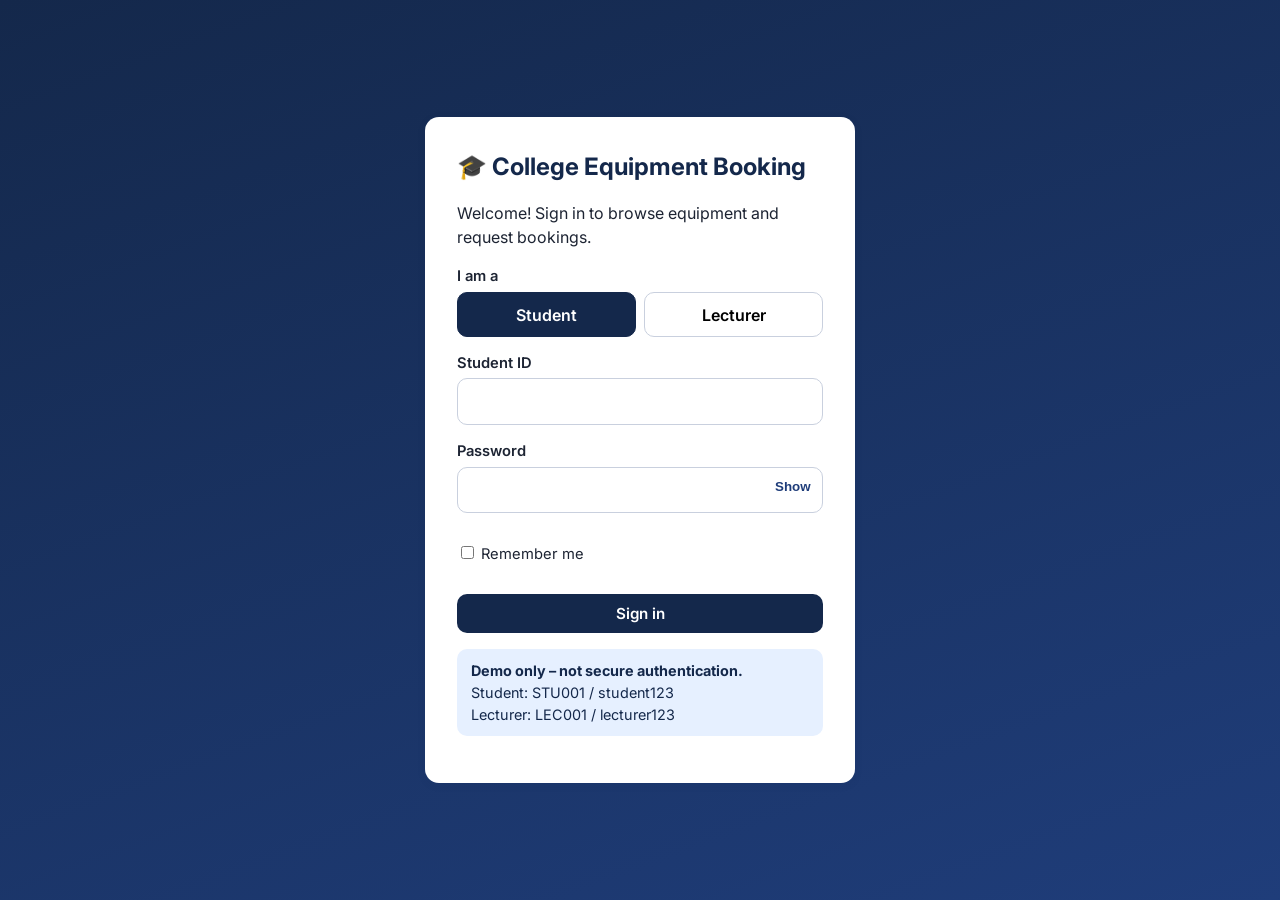
<file: PROTOTYPE-college-equipment-booking-system/index.html>
<!DOCTYPE html><html lang="en"><head><meta charset="UTF-8"><meta name="viewport" content="width=device-width,initial-scale=1"><title>Sign in | Equipment Booking</title><link href="https://fonts.googleapis.com/css2?family=Inter:wght@400;600;700&display=swap" rel="stylesheet"><link rel="stylesheet" href="css/style.css"><link rel="stylesheet" href="css/dashboard.css"><link rel="stylesheet" href="css/equipment.css"><link rel="stylesheet" href="css/booking.css"><link rel="stylesheet" href="css/responsive.css"></head>
<body data-page="login" data-root=""><div class="login"><div class="card"><h2>🎓 College Equipment Booking</h2><p>Welcome! Sign in to browse equipment and request bookings.</p>
<form id="form" novalidate><label>I am a</label><div class="seg"><button type="button" data-role="Student" class="on">Student</button><button type="button" data-role="Lecturer">Lecturer</button></div>
<label for="uid" id="lbl">Student ID</label><input id="uid" autocomplete="username"><label for="pw">Password</label><div class="pw"><input id="pw" type="password" autocomplete="current-password"><button type="button" id="show">Show</button></div>
<div class="err" id="err" role="alert"></div><label style="font-weight:400"><input type="checkbox" id="rem" style="width:auto"> Remember me</label><br><button class="btn" style="width:100%">Sign in</button></form>
<p class="note" style="margin-top:1rem"><b>Demo only – not secure authentication.</b><br>Student: STU001 / student123<br>Lecturer: LEC001 / lecturer123</p></div></div>
<script src="js/data.js"></script><script src="js/storage.js"></script><script src="js/app.js"></script><script src="js/dashboard.js"></script><script src="js/equipment.js"></script><script src="js/booking.js"></script><script src="js/profile.js"></script><script src="js/auth.js"></script></body></html>
</file>
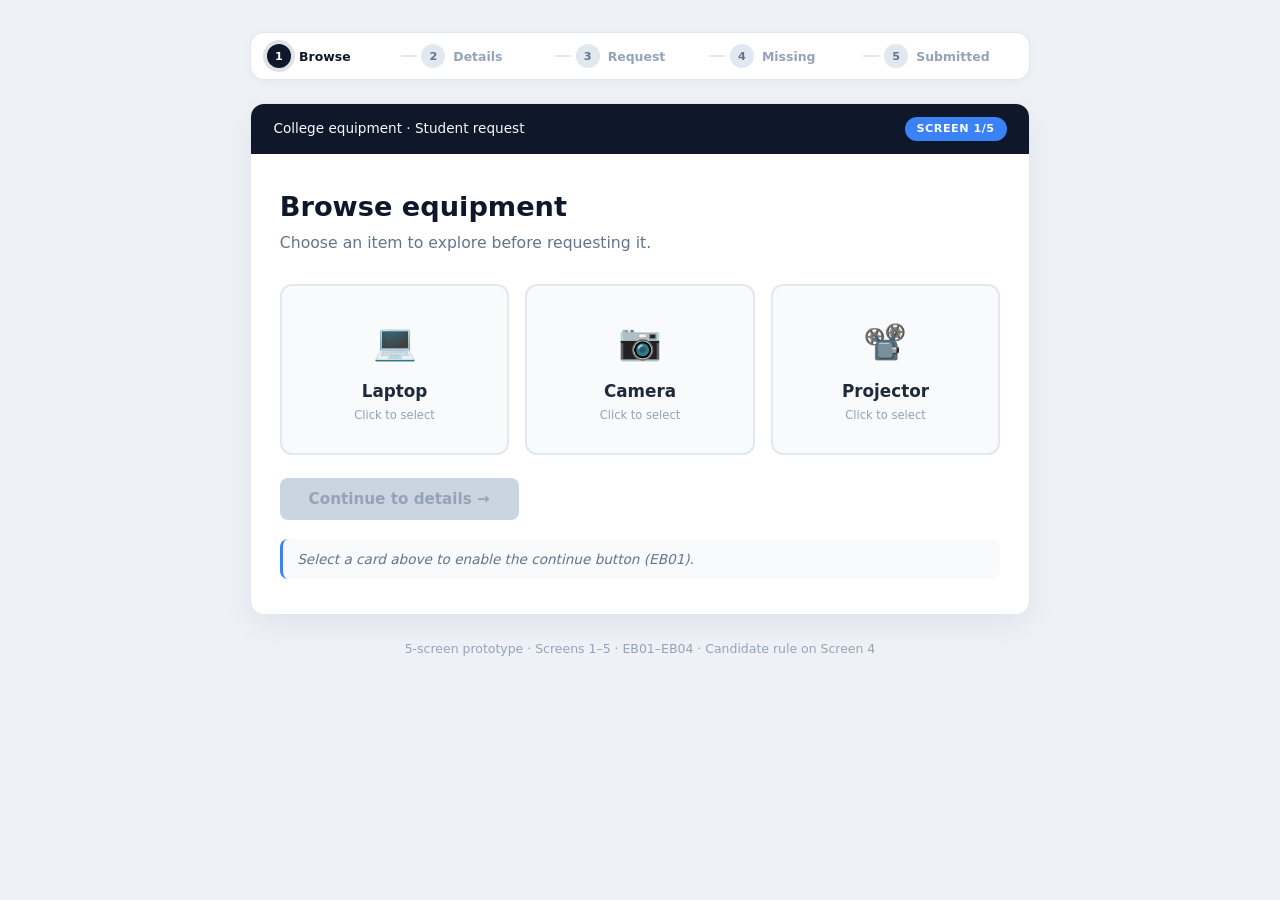
<file: booking.html>
<!DOCTYPE html>
<html lang="en">
<head>
<meta charset="UTF-8">
<meta name="viewport" content="width=device-width, initial-scale=1.0">
<title>Equipment Request · 5 Screens</title>
<style>
  * { margin: 0; padding: 0; box-sizing: border-box; }
  body {
    background: #eef2f7;
    font-family: 'Segoe UI', Roboto, system-ui, -apple-system, sans-serif;
    color: #1e293b;
    line-height: 1.55;
    min-height: 100vh;
    display: flex;
    align-items: flex-start;
    justify-content: center;
    padding: 2rem 1rem;
  }
  .app { width: 100%; max-width: 780px; margin: 0 auto; }

  /* ---- tracker ---- */
  .tracker {
    display: flex;
    align-items: center;
    margin-bottom: 1.4rem;
    background: #fff;
    border-radius: 14px;
    padding: 0.7rem 1rem;
    box-shadow: 0 2px 8px rgba(0,0,0,0.04);
    border: 1px solid #e2e8f0;
    overflow-x: auto;
  }
  .tracker-item {
    flex: 1;
    display: flex;
    align-items: center;
    gap: 0.5rem;
    font-size: 0.78rem;
    font-weight: 600;
    color: #94a3b8;
    white-space: nowrap;
  }
  .tracker-item .dot {
    width: 24px; height: 24px;
    border-radius: 50%;
    background: #e2e8f0;
    color: #64748b;
    display: flex; align-items: center; justify-content: center;
    font-size: 0.7rem; font-weight: 700;
    flex-shrink: 0;
    transition: all 0.2s;
  }
  .tracker-item.active { color: #0f172a; }
  .tracker-item.active .dot {
    background: #0f172a; color: #fff;
    box-shadow: 0 0 0 4px rgba(15,23,42,0.12);
  }
  .tracker-item.done { color: #166534; }
  .tracker-item.done .dot { background: #22c55e; color: #fff; }
  .tracker-line { width: 16px; height: 2px; background: #e2e8f0; margin: 0 0.3rem; flex-shrink: 0; }
  @media (max-width: 620px) {
    .tracker-item .label { display: none; }
  }

  /* ---- frame ---- */
  .frame {
    background: #fff;
    border-radius: 14px;
    border: 1px solid #e2e8f0;
    box-shadow: 0 10px 30px rgba(15,23,42,0.06);
    overflow: hidden;
  }
  .frame-header {
    background: #0f172a;
    color: #f8fafc;
    padding: 0.8rem 1.4rem;
    display: flex;
    justify-content: space-between;
    align-items: center;
    font-size: 0.85rem;
    font-weight: 500;
  }
  .frame-header .tag {
    background: #3b82f6;
    padding: 0.22rem 0.75rem;
    border-radius: 20px;
    font-size: 0.7rem;
    font-weight: 700;
    letter-spacing: 0.5px;
    text-transform: uppercase;
  }

  /* ---- screen ---- */
  .screen { display: none; padding: 2rem 1.8rem 2.2rem; }
  .screen.show { display: block; animation: slideIn 0.28s ease; }
  @keyframes slideIn {
    from { opacity: 0; transform: translateY(8px); }
    to   { opacity: 1; transform: translateY(0); }
  }
  .screen h2 { font-size: 1.7rem; font-weight: 600; color: #0f172a; margin-bottom: 0.2rem; }
  .screen .sub { font-size: 0.98rem; color: #64748b; margin-bottom: 1.8rem; }

  /* ---- cards ---- */
  .card-grid { display: grid; grid-template-columns: repeat(3, 1fr); gap: 1rem; margin-bottom: 1.4rem; }
  @media (max-width: 520px) { .card-grid { grid-template-columns: 1fr; } }
  .card {
    background: #f8fafc;
    border: 2px solid #e2e8f0;
    border-radius: 12px;
    padding: 1.8rem 0.8rem;
    text-align: center;
    cursor: pointer;
    transition: all 0.18s;
    user-select: none;
  }
  .card:hover { border-color: #3b82f6; background: #eff6ff; transform: translateY(-3px); box-shadow: 0 8px 20px rgba(59,130,246,0.12); }
  .card.picked { border-color: #2563eb; background: #eff6ff; box-shadow: 0 0 0 4px rgba(37,99,235,0.15); }
  .card .emoji { font-size: 2.2rem; display: block; margin-bottom: 0.5rem; }
  .card .name { font-weight: 700; font-size: 1.05rem; color: #1e293b; }
  .card .hint { font-size: 0.72rem; color: #94a3b8; margin-top: 0.2rem; }
  .card.picked .hint { color: #2563eb; font-weight: 600; }

  /* ---- details panel ---- */
  .details-panel {
    background: #f8fafc;
    border: 2px solid #e2e8f0;
    border-radius: 12px;
    padding: 1.4rem 1.5rem;
    margin: 1.2rem 0 1.8rem;
    display: flex;
    flex-direction: column;
    gap: 0.8rem;
  }
  .details-row { display: flex; gap: 1rem; font-size: 0.95rem; }
  .details-row .key { font-weight: 700; color: #475569; width: 120px; flex-shrink: 0; }
  .details-row .val { color: #0f172a; font-weight: 500; }
  .badge { display: inline-block; padding: 0.15rem 0.65rem; border-radius: 20px; font-size: 0.78rem; font-weight: 600; }
  .badge.green { background: #dcfce7; color: #166534; }
  .badge.amber { background: #fef3c7; color: #92400e; }

  /* ---- form ---- */
  .form-field { margin-bottom: 1.3rem; }
  .form-field label { display: block; font-size: 0.88rem; font-weight: 700; color: #334155; margin-bottom: 0.35rem; }
  .form-field label .req { color: #dc2626; margin-left: 2px; }
  .form-field input {
    width: 100%; max-width: 340px;
    padding: 0.75rem 1rem;
    border: 2px solid #e2e8f0;
    border-radius: 8px;
    font-size: 1rem; font-family: inherit; color: #0f172a;
    transition: border-color 0.15s, box-shadow 0.15s;
  }
  .form-field input:focus { outline: none; border-color: #3b82f6; box-shadow: 0 0 0 3px rgba(59,130,246,0.15); }
  .form-field input.invalid { border-color: #dc2626; background: #fef2f2; }
  .form-field input.invalid:focus { box-shadow: 0 0 0 3px rgba(220,38,38,0.15); }

  .error-msg {
    display: none;
    font-size: 0.82rem; color: #dc2626; font-weight: 600;
    margin-top: 0.3rem; align-items: center; gap: 0.3rem;
  }
  .error-msg.show { display: flex; }

  /* ---- warning box (screen 4) ---- */
  .warning-box {
    display: none;
    background: #fef2f2;
    border: 2px solid #fecaca;
    border-radius: 8px;
    padding: 0.75rem 1.1rem;
    color: #b91c1c;
    font-weight: 600;
    font-size: 0.92rem;
    margin-top: 0.5rem;
    max-width: 340px;
  }
  .warning-box.show { display: block; }

  /* ---- buttons ---- */
  .actions { display: flex; gap: 0.8rem; align-items: center; flex-wrap: wrap; margin-top: 0.8rem; }
  .btn {
    border: none;
    border-radius: 8px;
    padding: 0.75rem 1.8rem;
    font-size: 0.95rem;
    font-weight: 700;
    font-family: inherit;
    cursor: pointer;
    transition: all 0.15s;
    display: inline-flex;
    align-items: center;
    gap: 0.4rem;
  }
  .btn-primary { background: #0f172a; color: #fff; }
  .btn-primary:hover:not(:disabled) { background: #1e293b; transform: translateY(-1px); box-shadow: 0 4px 12px rgba(15,23,42,0.2); }
  .btn-primary:disabled { background: #cbd5e1; color: #94a3b8; cursor: not-allowed; }
  .btn-ghost { background: transparent; color: #475569; padding: 0.7rem 1.1rem; }
  .btn-ghost:hover { background: #f1f5f9; color: #0f172a; }

  /* ---- toast ---- */
  .toast {
    position: fixed;
    bottom: 1.8rem;
    left: 50%;
    transform: translateX(-50%) translateY(24px);
    background: #0f172a;
    color: #fff;
    padding: 0.8rem 1.8rem;
    border-radius: 10px;
    font-size: 0.92rem;
    font-weight: 600;
    box-shadow: 0 12px 32px rgba(0,0,0,0.25);
    opacity: 0;
    pointer-events: none;
    transition: all 0.3s cubic-bezier(0.34,1.56,0.64,1);
    z-index: 999;
    max-width: 90vw;
    text-align: center;
  }
  .toast.up { opacity: 1; transform: translateX(-50%) translateY(0); }
  .toast.good { background: #166534; }
  .toast.bad  { background: #b91c1c; }

  /* ---- summary ---- */
  .summary {
    background: #f1f5f9;
    border-radius: 10px;
    padding: 0.9rem 1.2rem;
    display: flex;
    align-items: center;
    gap: 0.8rem;
    margin-bottom: 1.6rem;
    border: 1px solid #e2e8f0;
  }
  .summary .emoji { font-size: 1.6rem; }
  .summary .info .k {
    font-size: 0.72rem; color: #64748b; font-weight: 600;
    text-transform: uppercase; letter-spacing: 0.5px;
  }
  .summary .info .v { font-size: 1rem; font-weight: 700; color: #0f172a; }

  /* ---- notes ---- */
  .note {
    font-size: 0.85rem; color: #64748b; font-style: italic;
    margin-top: 1.2rem; padding: 0.6rem 0.9rem;
    background: #f8fafc; border-radius: 8px;
    border-left: 3px solid #3b82f6;
  }
  .note.candidate {
    background: #fef9c3;
    border-left: 3px solid #eab308;
    color: #854d0e;
    font-style: italic;
    font-weight: 500;
  }

  /* ---- acknowledgement (screen 5) ---- */
  .ack-panel {
    background: #f0fdf4;
    border: 2px solid #bbf7d0;
    border-radius: 12px;
    padding: 1.4rem 1.6rem;
    display: flex;
    align-items: flex-start;
    gap: 0.9rem;
    margin: 1.2rem 0 1.6rem;
  }
  .ack-icon {
    background: #22c55e; color: #fff;
    width: 32px; height: 32px; border-radius: 50%;
    display: flex; align-items: center; justify-content: center;
    font-weight: 700; flex-shrink: 0;
  }
  .ack-text { font-size: 1.02rem; color: #166534; font-weight: 500; line-height: 1.5; }
  .ack-text strong { display: block; margin-top: 0.35rem; color: #14532d; }

  .footer-note { text-align: center; font-size: 0.78rem; color: #94a3b8; margin-top: 1.5rem; }
</style>
</head>
<body>

<div class="app">

  <!-- ================= TRACKER ================= -->
  <div class="tracker">
    <div class="tracker-item active" id="t1"><div class="dot">1</div><span class="label">Browse</span></div>
    <div class="tracker-line"></div>
    <div class="tracker-item" id="t2"><div class="dot">2</div><span class="label">Details</span></div>
    <div class="tracker-line"></div>
    <div class="tracker-item" id="t3"><div class="dot">3</div><span class="label">Request</span></div>
    <div class="tracker-line"></div>
    <div class="tracker-item" id="t4"><div class="dot">4</div><span class="label">Missing</span></div>
    <div class="tracker-line"></div>
    <div class="tracker-item" id="t5"><div class="dot">5</div><span class="label">Submitted</span></div>
  </div>

  <!-- ================= FRAME ================= -->
  <div class="frame">
    <div class="frame-header">
      <span>College equipment · Student request</span>
      <span class="tag" id="tag">SCREEN 1/5</span>
    </div>

    <!-- ---------- SCREEN 1 ---------- -->
    <div class="screen show" id="s1">
      <h2>Browse equipment</h2>
      <p class="sub">Choose an item to explore before requesting it.</p>
      <div class="card-grid">
        <div class="card" data-item="Laptop" onclick="pickItem(this)">
          <span class="emoji">💻</span><div class="name">Laptop</div><div class="hint">Click to select</div>
        </div>
        <div class="card" data-item="Camera" onclick="pickItem(this)">
          <span class="emoji">📷</span><div class="name">Camera</div><div class="hint">Click to select</div>
        </div>
        <div class="card" data-item="Projector" onclick="pickItem(this)">
          <span class="emoji">📽️</span><div class="name">Projector</div><div class="hint">Click to select</div>
        </div>
      </div>
      <div class="actions">
        <button class="btn btn-primary" id="next1" disabled onclick="goTo(2)">Continue to details →</button>
      </div>
      <p class="note">Select a card above to enable the continue button (EB01).</p>
    </div>

    <!-- ---------- SCREEN 2 ---------- -->
    <div class="screen" id="s2">
      <h2>Equipment details</h2>
      <p class="sub" id="s2Sub">Review the selected item before requesting.</p>
      <div class="details-panel">
        <div class="details-row"><span class="key">Item name</span><span class="val" id="dName">—</span></div>
        <div class="details-row"><span class="key">Availability</span><span class="val" id="dAvail">—</span></div>
        <div class="details-row"><span class="key">Notes</span><span class="val" style="font-weight:400; color:#475569;">Details remain limited in this prototype (EB02).</span></div>
      </div>
      <div class="actions">
        <button class="btn btn-primary" onclick="goTo(3)">Request this item →</button>
        <button class="btn btn-ghost" onclick="goTo(1)">← Back</button>
      </div>
    </div>

    <!-- ---------- SCREEN 3 ---------- -->
    <div class="screen" id="s3">
      <h2>Request equipment</h2>
      <p class="sub" id="s3Sub">Enter the dates you need the item.</p>
      <div class="summary">
        <span class="emoji" id="s3Emoji">💻</span>
        <div class="info"><div class="k">Selected item</div><div class="v" id="s3Name">—</div></div>
      </div>
      <div class="form-field">
        <label>Start date <span class="req">*</span></label>
        <input type="date" id="i3Start" />
        <div class="error-msg" id="e3Start">⚠️ Please enter a start date.</div>
      </div>
      <div class="form-field">
        <label>End date <span class="req">*</span></label>
        <input type="date" id="i3End" />
        <div class="error-msg" id="e3End">⚠️ Please enter an end date before continuing.</div>
      </div>
      <div class="actions">
        <button class="btn btn-primary" onclick="validateScreen3()">Continue</button>
        <button class="btn btn-ghost" onclick="goTo(2)">← Back</button>
      </div>
      <p class="note">This is a request, not an approval. It will be sent to staff for review (EB03).</p>
    </div>

    <!-- ---------- SCREEN 4 ---------- -->
    <div class="screen" id="s4">
      <h2>Request equipment</h2>
      <p class="sub" id="s4Sub">Enter the dates you need the item.</p>
      <div class="summary">
        <span class="emoji" id="s4Emoji">💻</span>
        <div class="info"><div class="k">Selected item</div><div class="v" id="s4Name">—</div></div>
      </div>
      <div class="form-field">
        <label>Start date <span class="req">*</span></label>
        <input type="date" id="i4Start" value="2024-11-03" />
      </div>
      <div class="form-field">
        <label>End date <span class="req">*</span></label>
        <input type="date" id="i4End" class="invalid" />
        <div class="warning-box show">⚠️ Please enter an end date.</div>
      </div>
      <div class="actions">
        <button class="btn btn-primary" onclick="goTo(5)">Continue</button>
        <button class="btn btn-ghost" onclick="goTo(3)">← Back</button>
      </div>
      <p class="note candidate">
        Candidate rule: must both dates be entered before submission?
        <br><span style="font-style:normal; color:#92400e;">Proposed validation — not an agreed business rule.</span>
      </p>
    </div>

    <!-- ---------- SCREEN 5 ---------- -->
    <div class="screen" id="s5">
      <h2>Request submitted</h2>
      <div class="ack-panel">
        <span class="ack-icon">✓</span>
        <p class="ack-text">
          Your request has been sent for staff review.
          <strong>This is not a confirmed booking.</strong>
        </p>
      </div>
      <div class="actions">
        <button class="btn btn-primary" onclick="resetAll()">Return to equipment list</button>
      </div>
      <p class="note">Screen 5 describes the <strong>request stage</strong> (EB04), not the later staff approval outcome.</p>
    </div>

  </div><!-- /frame -->

  <p class="footer-note">5-screen prototype · Screens 1–5 · EB01–EB04 · Candidate rule on Screen 4</p>
</div>

<div class="toast" id="toastBox"></div>

<script>
/* ============================================================
   STATE
   ============================================================ */
var state = {
  item: null,
  icons: { Laptop: '💻', Camera: '📷', Projector: '📽️' }
};

/* ============================================================
   DOM REFERENCES
   ============================================================ */
var screens = {
  1: document.getElementById('s1'),
  2: document.getElementById('s2'),
  3: document.getElementById('s3'),
  4: document.getElementById('s4'),
  5: document.getElementById('s5')
};

var tracks = {
  1: document.getElementById('t1'),
  2: document.getElementById('t2'),
  3: document.getElementById('t3'),
  4: document.getElementById('t4'),
  5: document.getElementById('t5')
};

var tag    = document.getElementById('tag');
var next1  = document.getElementById('next1');

var dName   = document.getElementById('dName');
var dAvail  = document.getElementById('dAvail');
var s2Sub   = document.getElementById('s2Sub');

var s3Sub   = document.getElementById('s3Sub');
var s3Emoji = document.getElementById('s3Emoji');
var s3Name  = document.getElementById('s3Name');
var i3Start = document.getElementById('i3Start');
var i3End   = document.getElementById('i3End');
var e3Start = document.getElementById('e3Start');
var e3End   = document.getElementById('e3End');

var s4Sub   = document.getElementById('s4Sub');
var s4Emoji = document.getElementById('s4Emoji');
var s4Name  = document.getElementById('s4Name');
var i4Start = document.getElementById('i4Start');
var i4End   = document.getElementById('i4End');

var toastBox = document.getElementById('toastBox');

/* ============================================================
   TOAST
   ============================================================ */
var toastTimer = null;
function toast(msg, type) {
  toastBox.textContent = msg;
  toastBox.className = 'toast ' + (type || '') + ' up';
  clearTimeout(toastTimer);
  toastTimer = setTimeout(function () {
    toastBox.classList.remove('up');
  }, 2800);
}

/* ============================================================
   TRACKER + SCREEN SWITCHER
   ============================================================ */
function updateTracker(active) {
  for (var n = 1; n <= 5; n++) {
    var el = tracks[n];
    el.classList.remove('active', 'done');
    if (n < active) el.classList.add('done');
    if (n === active) el.classList.add('active');
  }
}

function goTo(n) {
  // hide all
  for (var k = 1; k <= 5; k++) {
    screens[k].classList.remove('show');
  }
  // show target
  screens[n].classList.add('show');
  tag.textContent = 'SCREEN ' + n + '/5';
  updateTracker(n);

  // populate dynamic content when needed
  if (n === 2) populateScreen2();
  if (n === 3) populateScreen3();
  if (n === 4) populateScreen4();

  // focus + scroll
  window.scrollTo({ top: 0, behavior: 'smooth' });
  if (n === 3) setTimeout(function () { i3Start.focus(); }, 200);
}

/* ============================================================
   SCREEN 1 — PICK AN ITEM
   ============================================================ */
function pickItem(cardEl) {
  var item = cardEl.getAttribute('data-item');

  // clear all
  var allCards = document.querySelectorAll('.card');
  for (var i = 0; i < allCards.length; i++) {
    allCards[i].classList.remove('picked');
    allCards[i].querySelector('.hint').textContent = 'Click to select';
  }

  // mark chosen
  cardEl.classList.add('picked');
  cardEl.querySelector('.hint').textContent = '✓ Selected';

  state.item = item;
  next1.disabled = false;

  toast(item + ' selected — ready to continue.', 'good');
}

/* ============================================================
   SCREEN 2 — POPULATE DETAILS
   ============================================================ */
function populateScreen2() {
  if (!state.item) {
    // fallback if user lands here without a choice
    state.item = 'Laptop';
  }
  var item = state.item;
  s2Sub.textContent = 'Review the ' + item.toLowerCase() + ' before requesting.';
  dName.textContent = item;

  var availMap = {
    Laptop:    { text: 'Available · 3 units',                    cls: 'green' },
    Camera:    { text: 'Available · 1 unit',                     cls: 'green' },
    Projector: { text: 'Limited · 1 unit (booked 2–4 Nov)',      cls: 'amber' }
  };
  var a = availMap[item] || { text: 'Checking…', cls: 'green' };
  dAvail.innerHTML = '<span class="badge ' + a.cls + '">' + a.text + '</span>';
}

/* ============================================================
   SCREEN 3 — POPULATE + VALIDATE
   ============================================================ */
function populateScreen3() {
  if (!state.item) state.item = 'Laptop';
  var item = state.item;
  s3Emoji.textContent = state.icons[item] || '📦';
  s3Name.textContent  = item;
  s3Sub.textContent   = 'Enter the dates you need the ' + item.toLowerCase() + '.';
  // clear fields each time we enter screen 3 fresh
  i3Start.value = '';
  i3End.value = '';
  clearScreen3Errors();
}

function clearScreen3Errors() {
  i3Start.classList.remove('invalid');
  i3End.classList.remove('invalid');
  e3Start.classList.remove('show');
  e3End.classList.remove('show');
}

function validateScreen3() {
  clearScreen3Errors();
  var start = i3Start.value.trim();
  var end   = i3End.value.trim();
  var valid = true;

  if (!start) {
    i3Start.classList.add('invalid');
    e3Start.classList.add('show');
    valid = false;
  }
  if (!end) {
    i3End.classList.add('invalid');
    e3End.classList.add('show');
    valid = false;
  }

  // If both present but end before start
  if (start && end && end < start) {
    i3End.classList.add('invalid');
    e3End.textContent = '⚠️ End date cannot be before the start date.';
    e3End.classList.add('show');
    valid = false;
  } else {
    e3End.textContent = '⚠️ Please enter an end date before continuing.';
  }

  if (!valid) {
    toast('Please fix the highlighted fields.', 'bad');
    if (!start) i3Start.focus();
    else i3End.focus();
    return;
  }

  // success — proceed to Screen 4 (the missing-date / candidate state)
  toast('Dates captured — continuing.', 'good');
  goTo(4);
}

/* ============================================================
   SCREEN 4 — POPULATE (illustrative missing end date)
   ============================================================ */
function populateScreen4() {
  if (!state.item) state.item = 'Laptop';
  var item = state.item;
  s4Emoji.textContent = state.icons[item] || '📦';
  s4Name.textContent  = item;
  s4Sub.textContent   = 'Enter the dates you need the ' + item.toLowerCase() + '.';

  // illustrative dummy date, end left blank to demonstrate the candidate rule
  i4Start.value = '2024-11-03';
  i4End.value   = '';
  i4End.classList.add('invalid');
}

/* ============================================================
   RESET
   ============================================================ */
function resetAll() {
  state.item = null;

  // clear cards
  var allCards = document.querySelectorAll('.card');
  for (var i = 0; i < allCards.length; i++) {
    allCards[i].classList.remove('picked');
    allCards[i].querySelector('.hint').textContent = 'Click to select';
  }

  next1.disabled = true;

  // clear form fields
  i3Start.value = '';
  i3End.value = '';
  i4Start.value = '';
  i4End.value = '';
  clearScreen3Errors();

  goTo(1);
  toast('Demo reset — start again from Screen 1.', '');
}

/* ============================================================
   LIVE ERROR CLEARING ON SCREEN 3
   ============================================================ */
i3Start.addEventListener('input', function () {
  i3Start.classList.remove('invalid');
  e3Start.classList.remove('show');
});
i3End.addEventListener('input', function () {
  i3End.classList.remove('invalid');
  e3End.classList.remove('show');
});

/* ============================================================
   INIT — always start on Screen 1
   ============================================================ */
goTo(1);
</script>

</body>
</html>
</file>
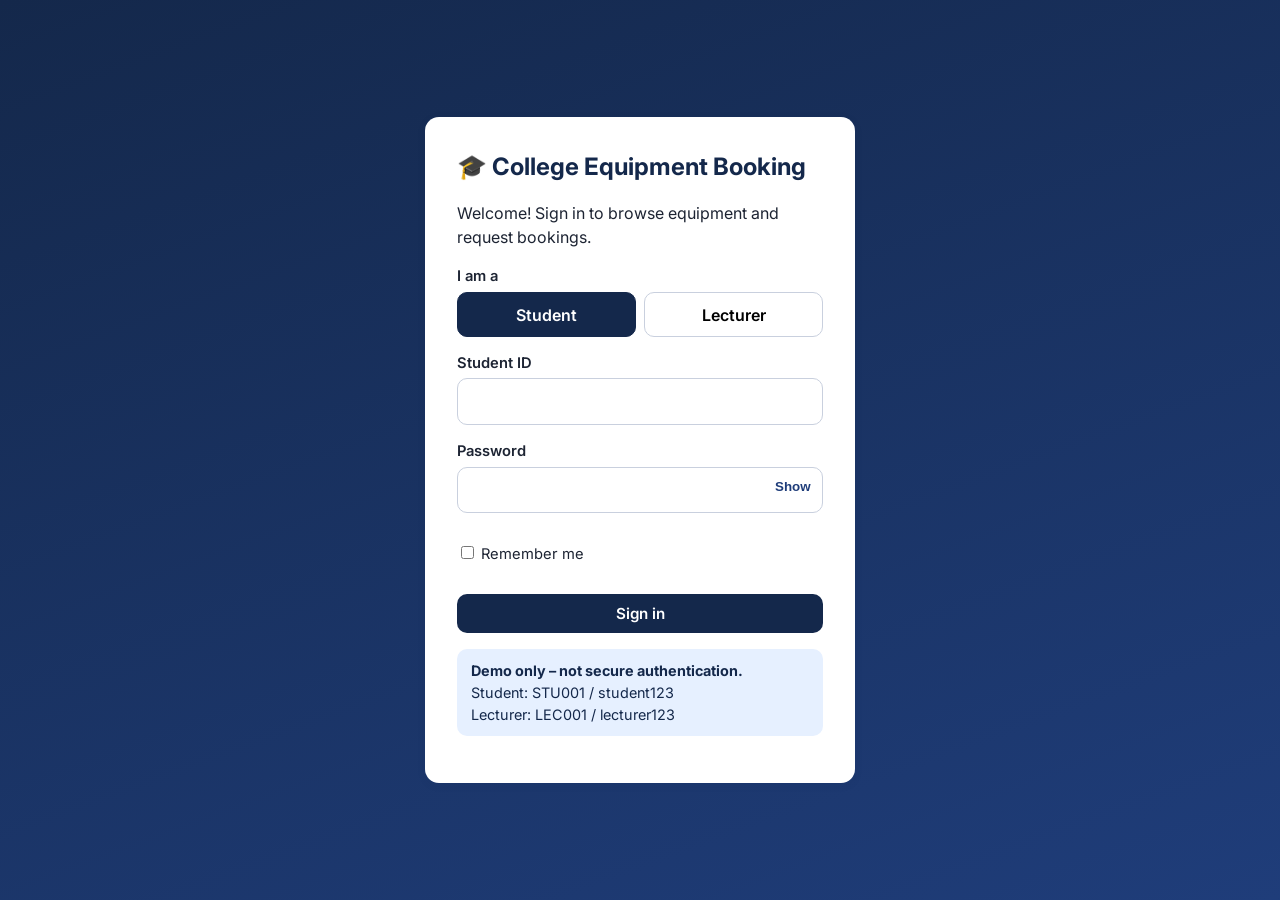
<file: PROTOTYPE-college-equipment-booking-system/pages/booking-details.html>
<!DOCTYPE html><html lang="en"><head><meta charset="UTF-8"><meta name="viewport" content="width=device-width,initial-scale=1"><title>booking-details | Equipment Booking</title><link href="https://fonts.googleapis.com/css2?family=Inter:wght@400;600;700&display=swap" rel="stylesheet"><link rel="stylesheet" href="../css/style.css"><link rel="stylesheet" href="../css/dashboard.css"><link rel="stylesheet" href="../css/equipment.css"><link rel="stylesheet" href="../css/booking.css"><link rel="stylesheet" href="../css/responsive.css"></head><body data-page="booking-details" data-root="../"><script src="../js/data.js"></script><script src="../js/storage.js"></script><script src="../js/app.js"></script><script src="../js/dashboard.js"></script><script src="../js/equipment.js"></script><script src="../js/booking.js"></script><script src="../js/profile.js"></script></body></html>
</file>
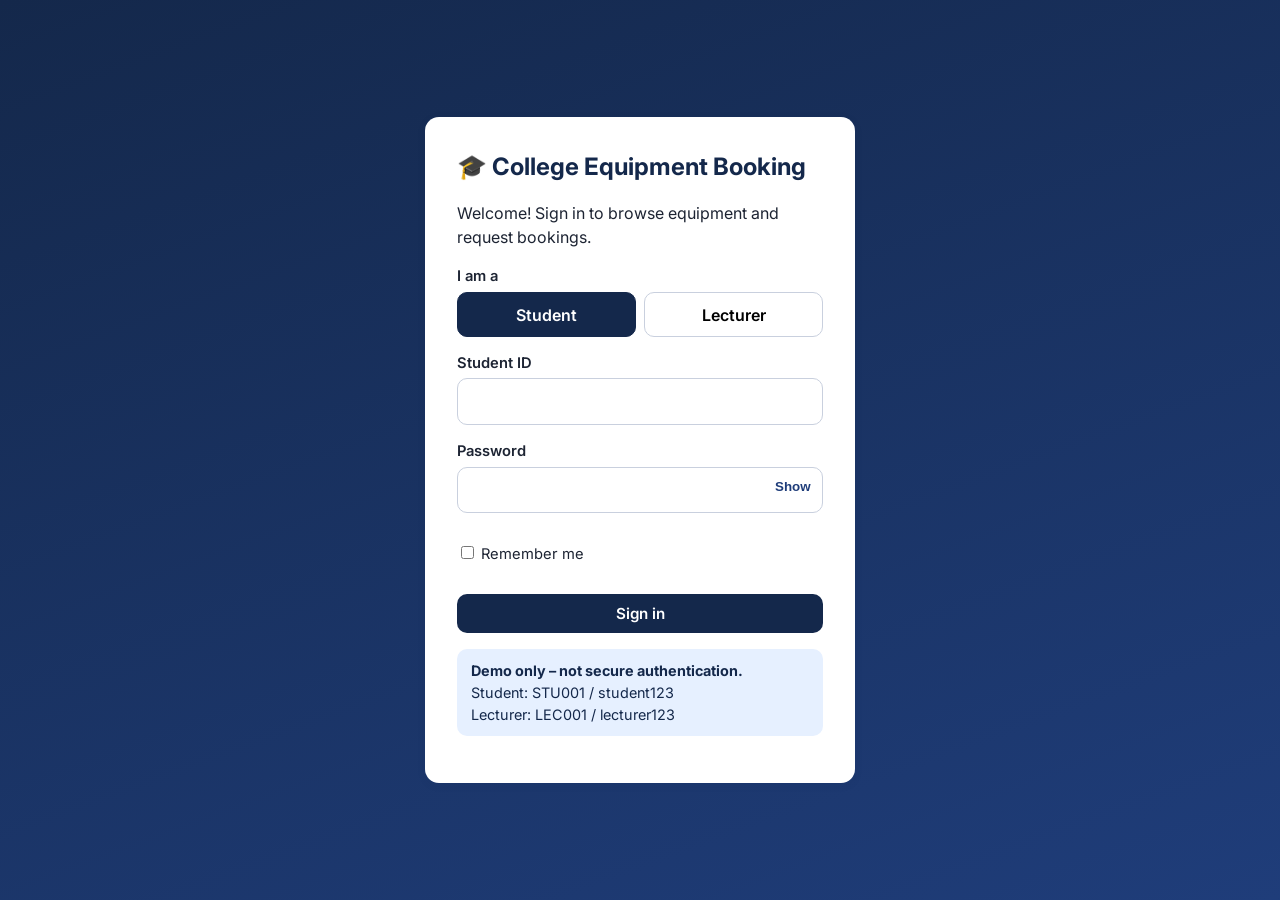
<file: PROTOTYPE-college-equipment-booking-system/pages/booking-request.html>
<!DOCTYPE html><html lang="en"><head><meta charset="UTF-8"><meta name="viewport" content="width=device-width,initial-scale=1"><title>booking-request | Equipment Booking</title><link href="https://fonts.googleapis.com/css2?family=Inter:wght@400;600;700&display=swap" rel="stylesheet"><link rel="stylesheet" href="../css/style.css"><link rel="stylesheet" href="../css/dashboard.css"><link rel="stylesheet" href="../css/equipment.css"><link rel="stylesheet" href="../css/booking.css"><link rel="stylesheet" href="../css/responsive.css"></head><body data-page="booking-request" data-root="../"><script src="../js/data.js"></script><script src="../js/storage.js"></script><script src="../js/app.js"></script><script src="../js/dashboard.js"></script><script src="../js/equipment.js"></script><script src="../js/booking.js"></script><script src="../js/profile.js"></script></body></html>
</file>
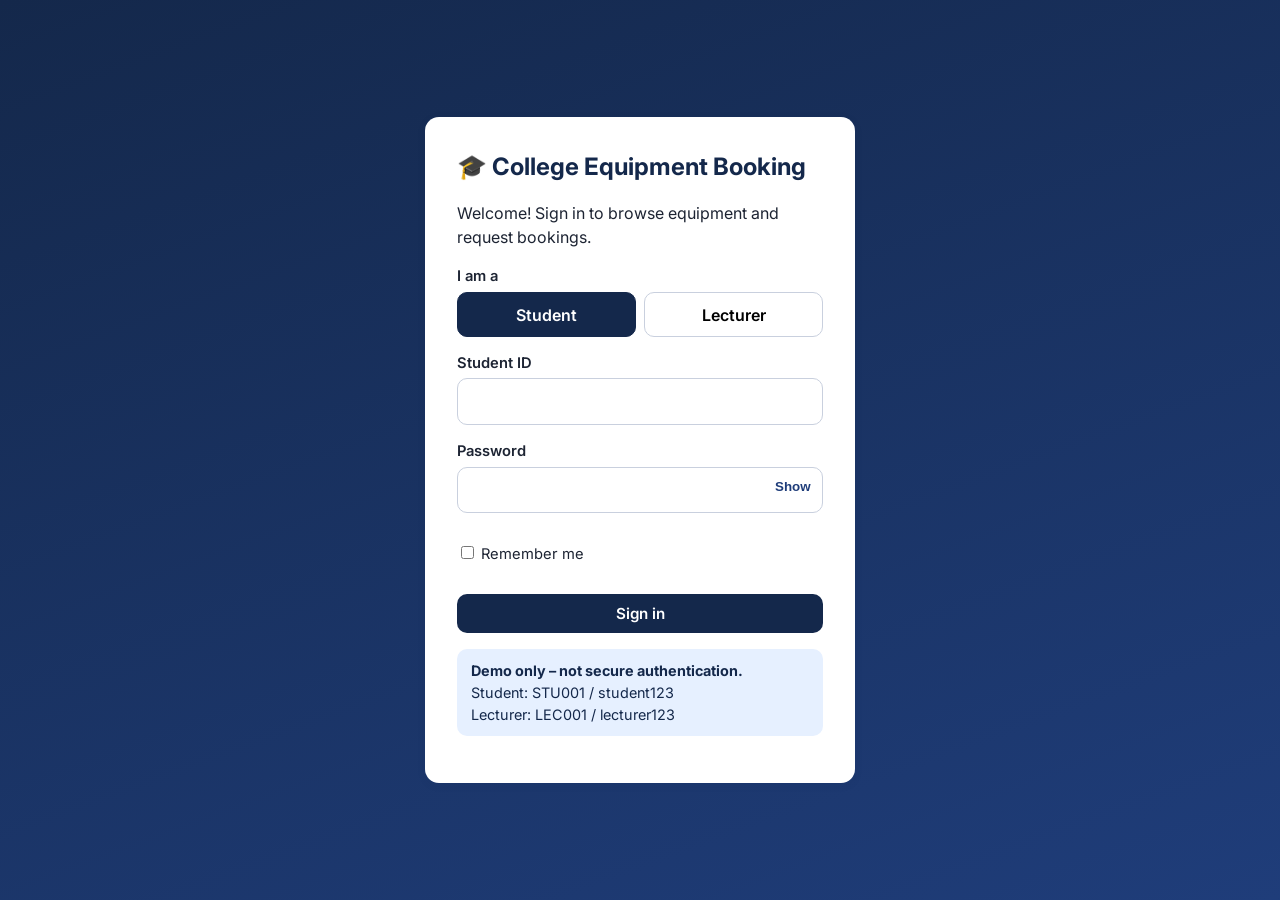
<file: PROTOTYPE-college-equipment-booking-system/pages/booking-success.html>
<!DOCTYPE html><html lang="en"><head><meta charset="UTF-8"><meta name="viewport" content="width=device-width,initial-scale=1"><title>booking-success | Equipment Booking</title><link href="https://fonts.googleapis.com/css2?family=Inter:wght@400;600;700&display=swap" rel="stylesheet"><link rel="stylesheet" href="../css/style.css"><link rel="stylesheet" href="../css/dashboard.css"><link rel="stylesheet" href="../css/equipment.css"><link rel="stylesheet" href="../css/booking.css"><link rel="stylesheet" href="../css/responsive.css"></head><body data-page="booking-success" data-root="../"><script src="../js/data.js"></script><script src="../js/storage.js"></script><script src="../js/app.js"></script><script src="../js/dashboard.js"></script><script src="../js/equipment.js"></script><script src="../js/booking.js"></script><script src="../js/profile.js"></script></body></html>
</file>
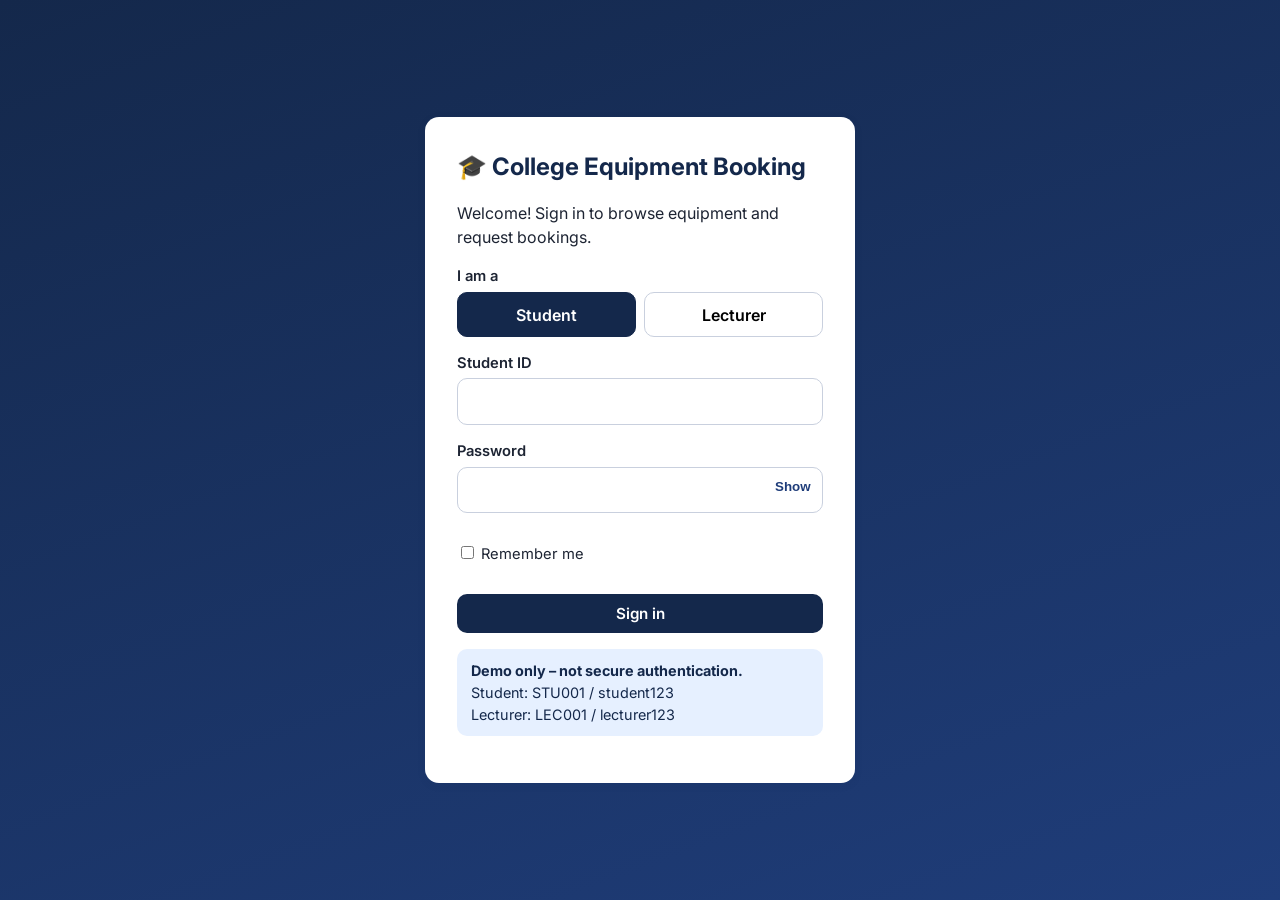
<file: PROTOTYPE-college-equipment-booking-system/pages/dashboard.html>
<!DOCTYPE html><html lang="en"><head><meta charset="UTF-8"><meta name="viewport" content="width=device-width,initial-scale=1"><title>dashboard | Equipment Booking</title><link href="https://fonts.googleapis.com/css2?family=Inter:wght@400;600;700&display=swap" rel="stylesheet"><link rel="stylesheet" href="../css/style.css"><link rel="stylesheet" href="../css/dashboard.css"><link rel="stylesheet" href="../css/equipment.css"><link rel="stylesheet" href="../css/booking.css"><link rel="stylesheet" href="../css/responsive.css"></head><body data-page="dashboard" data-root="../"><script src="../js/data.js"></script><script src="../js/storage.js"></script><script src="../js/app.js"></script><script src="../js/dashboard.js"></script><script src="../js/equipment.js"></script><script src="../js/booking.js"></script><script src="../js/profile.js"></script></body></html>
</file>
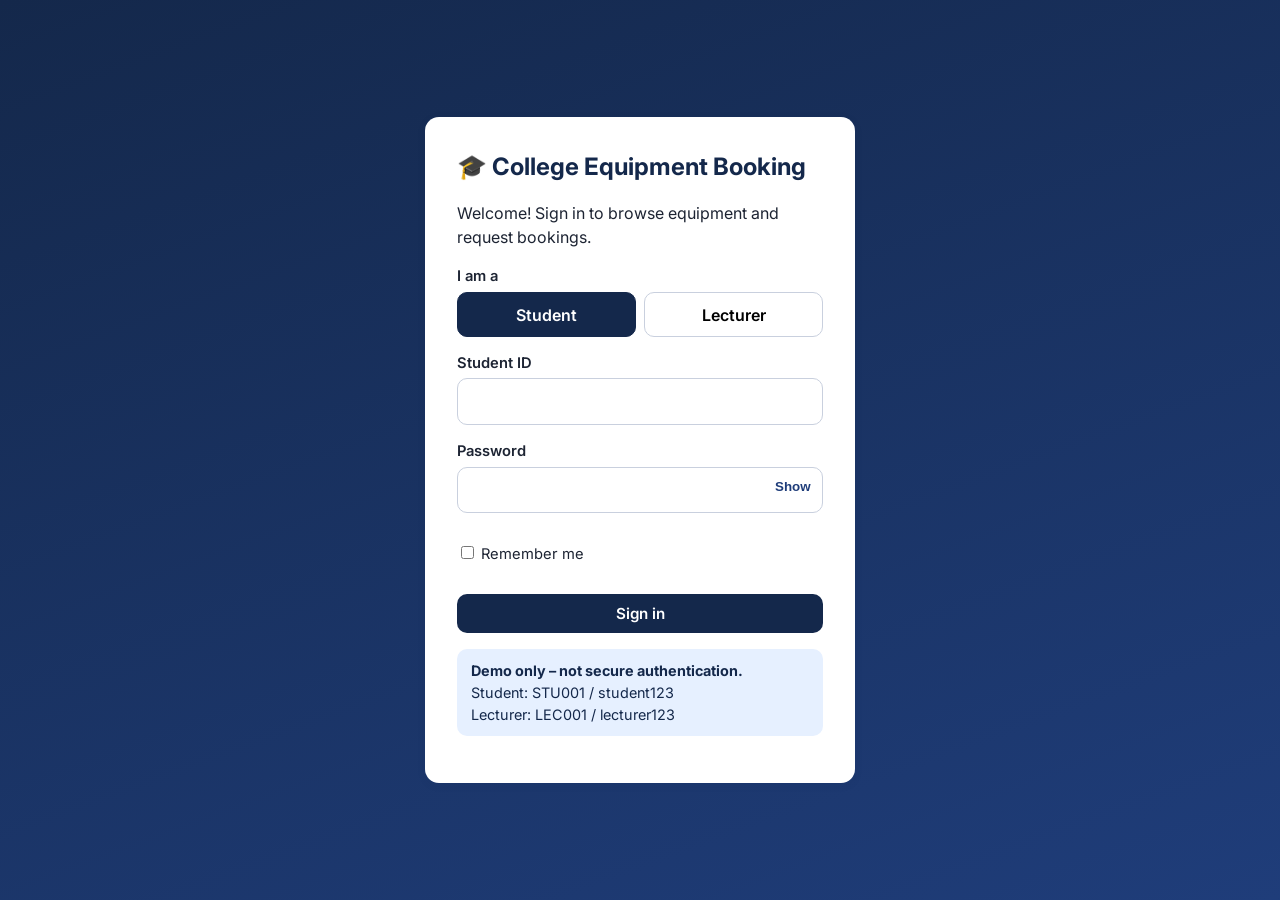
<file: PROTOTYPE-college-equipment-booking-system/pages/equipment-details.html>
<!DOCTYPE html><html lang="en"><head><meta charset="UTF-8"><meta name="viewport" content="width=device-width,initial-scale=1"><title>equipment-details | Equipment Booking</title><link href="https://fonts.googleapis.com/css2?family=Inter:wght@400;600;700&display=swap" rel="stylesheet"><link rel="stylesheet" href="../css/style.css"><link rel="stylesheet" href="../css/dashboard.css"><link rel="stylesheet" href="../css/equipment.css"><link rel="stylesheet" href="../css/booking.css"><link rel="stylesheet" href="../css/responsive.css"></head><body data-page="equipment-details" data-root="../"><script src="../js/data.js"></script><script src="../js/storage.js"></script><script src="../js/app.js"></script><script src="../js/dashboard.js"></script><script src="../js/equipment.js"></script><script src="../js/booking.js"></script><script src="../js/profile.js"></script></body></html>
</file>
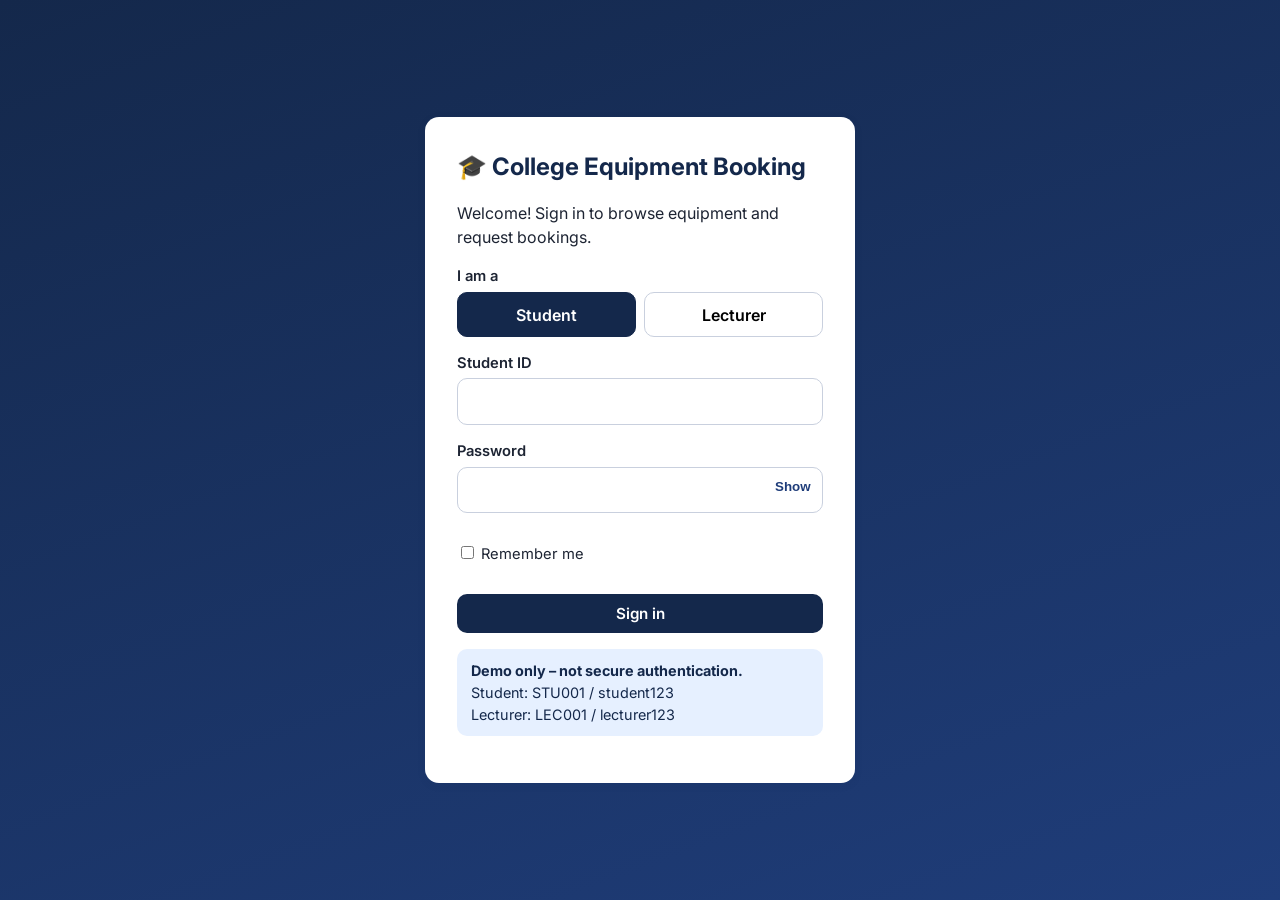
<file: PROTOTYPE-college-equipment-booking-system/pages/equipment.html>
<!DOCTYPE html><html lang="en"><head><meta charset="UTF-8"><meta name="viewport" content="width=device-width,initial-scale=1"><title>equipment | Equipment Booking</title><link href="https://fonts.googleapis.com/css2?family=Inter:wght@400;600;700&display=swap" rel="stylesheet"><link rel="stylesheet" href="../css/style.css"><link rel="stylesheet" href="../css/dashboard.css"><link rel="stylesheet" href="../css/equipment.css"><link rel="stylesheet" href="../css/booking.css"><link rel="stylesheet" href="../css/responsive.css"></head><body data-page="equipment" data-root="../"><script src="../js/data.js"></script><script src="../js/storage.js"></script><script src="../js/app.js"></script><script src="../js/dashboard.js"></script><script src="../js/equipment.js"></script><script src="../js/booking.js"></script><script src="../js/profile.js"></script></body></html>
</file>
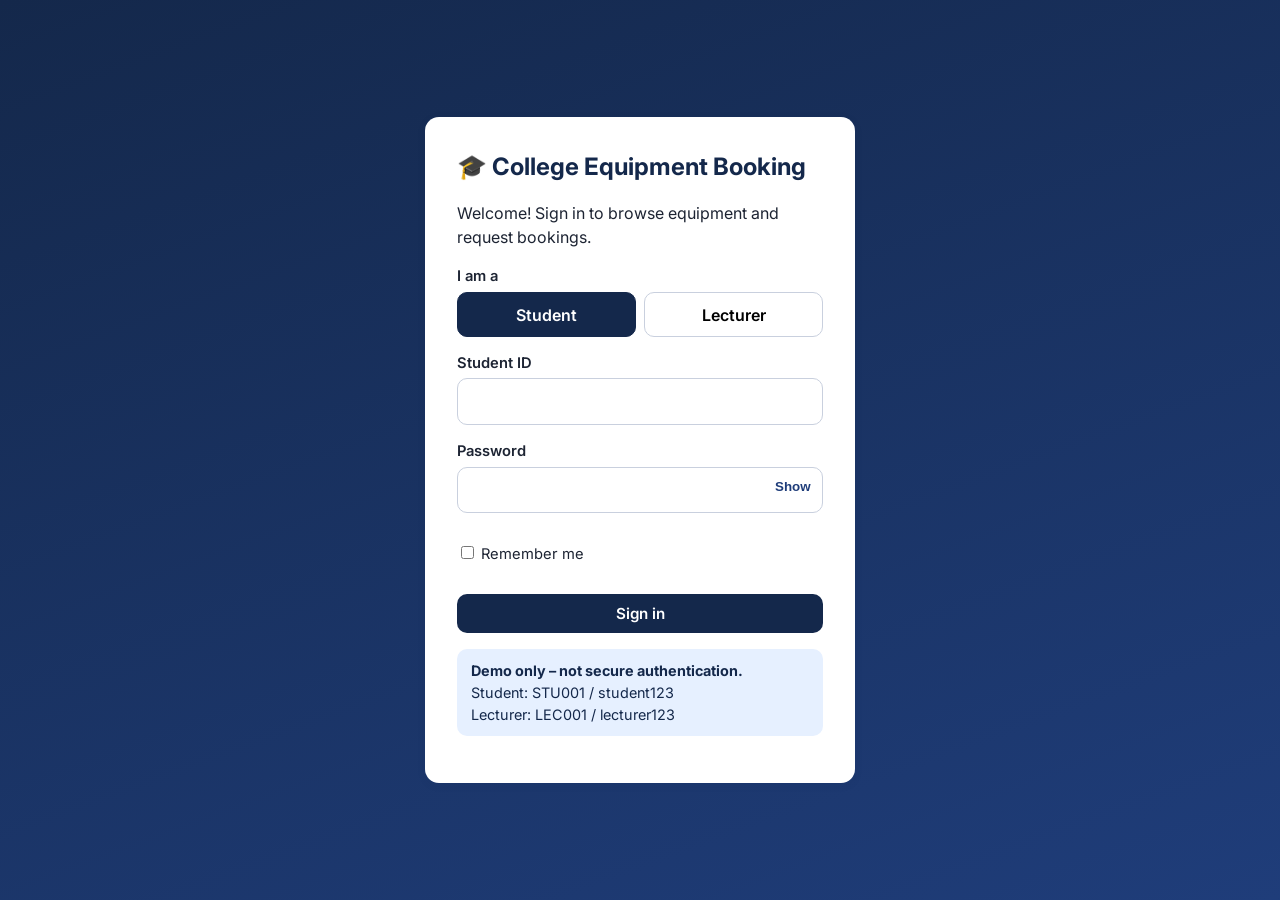
<file: PROTOTYPE-college-equipment-booking-system/pages/my-bookings.html>
<!DOCTYPE html><html lang="en"><head><meta charset="UTF-8"><meta name="viewport" content="width=device-width,initial-scale=1"><title>my-bookings | Equipment Booking</title><link href="https://fonts.googleapis.com/css2?family=Inter:wght@400;600;700&display=swap" rel="stylesheet"><link rel="stylesheet" href="../css/style.css"><link rel="stylesheet" href="../css/dashboard.css"><link rel="stylesheet" href="../css/equipment.css"><link rel="stylesheet" href="../css/booking.css"><link rel="stylesheet" href="../css/responsive.css"></head><body data-page="my-bookings" data-root="../"><script src="../js/data.js"></script><script src="../js/storage.js"></script><script src="../js/app.js"></script><script src="../js/dashboard.js"></script><script src="../js/equipment.js"></script><script src="../js/booking.js"></script><script src="../js/profile.js"></script></body></html>
</file>
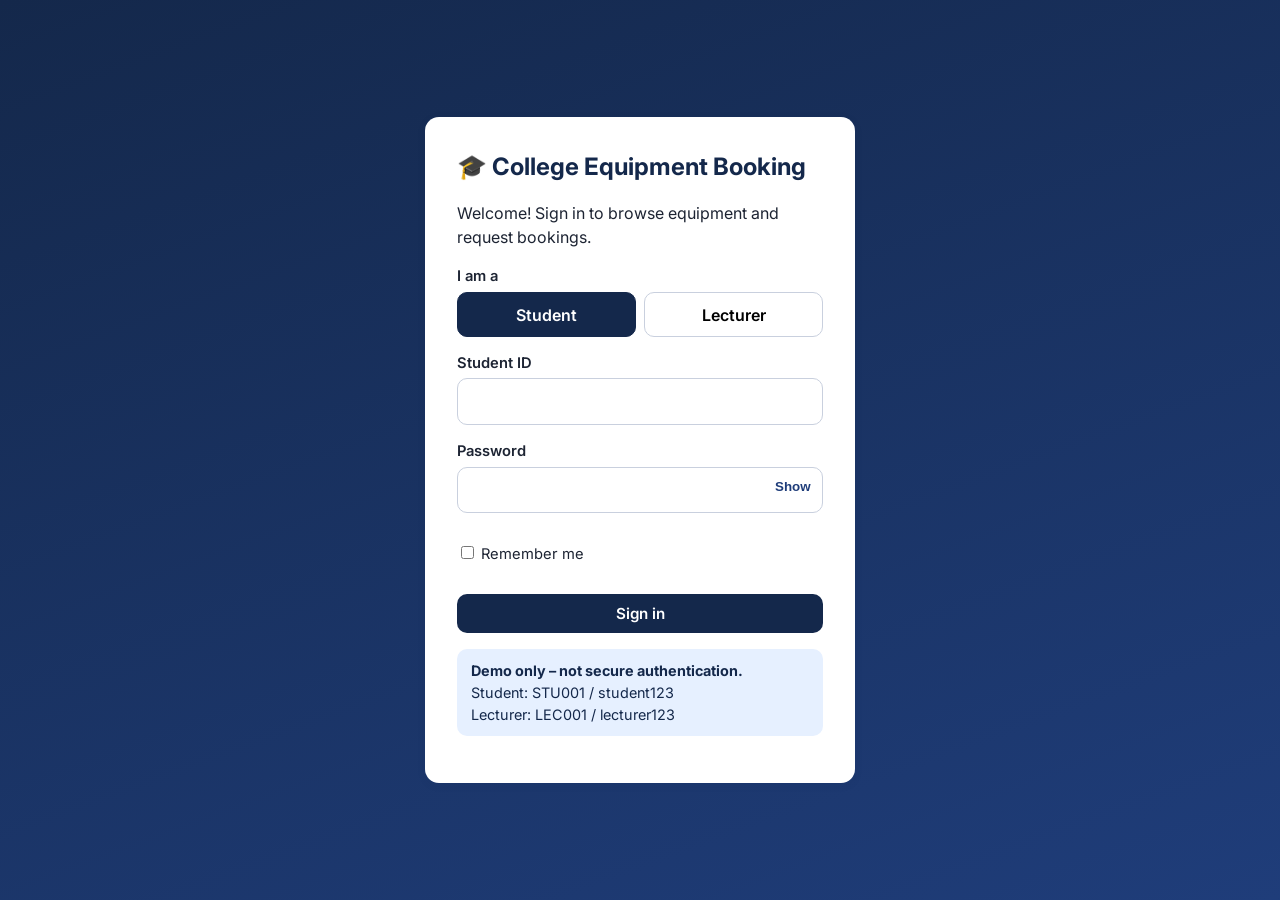
<file: PROTOTYPE-college-equipment-booking-system/pages/profile.html>
<!DOCTYPE html><html lang="en"><head><meta charset="UTF-8"><meta name="viewport" content="width=device-width,initial-scale=1"><title>profile | Equipment Booking</title><link href="https://fonts.googleapis.com/css2?family=Inter:wght@400;600;700&display=swap" rel="stylesheet"><link rel="stylesheet" href="../css/style.css"><link rel="stylesheet" href="../css/dashboard.css"><link rel="stylesheet" href="../css/equipment.css"><link rel="stylesheet" href="../css/booking.css"><link rel="stylesheet" href="../css/responsive.css"></head><body data-page="profile" data-root="../"><script src="../js/data.js"></script><script src="../js/storage.js"></script><script src="../js/app.js"></script><script src="../js/dashboard.js"></script><script src="../js/equipment.js"></script><script src="../js/booking.js"></script><script src="../js/profile.js"></script></body></html>
</file>
<file: PROTOTYPE-college-equipment-booking-system/css/style.css>
:root{--navy:#14284b;--navy2:#1f3d7a;--sky:#e6f0ff;--bg:#f4f6fa;--text:#1d2433;--muted:#5b6578;--line:#e1e5ee;--green:#117a4d;--gbg:#e3f6ec;--orange:#a95b00;--obg:#fff0dc;--red:#b3261e;--rbg:#fde8e6;--r:14px}
*{box-sizing:border-box}body{margin:0;font-family:Inter,Poppins,system-ui,sans-serif;background:var(--bg);color:var(--text);font-size:16px;line-height:1.5}
a{color:var(--navy2);text-decoration:none}h1,h2,h3{margin:0 0 .5rem;color:var(--navy)}
.btn{display:inline-block;border:0;border-radius:10px;padding:.65rem 1.1rem;font-weight:600;font-size:.95rem;font-family:inherit;background:var(--navy);color:#fff;cursor:pointer;transition:.15s}
.btn:hover{background:var(--navy2);transform:translateY(-1px)}.btn.ghost{background:var(--sky);color:var(--navy)}.btn.danger{background:var(--rbg);color:var(--red)}.btn[disabled]{opacity:.5;pointer-events:none}.btn.sm{padding:.4rem .8rem;font-size:.85rem}
.card{background:#fff;border-radius:var(--r);box-shadow:0 2px 10px rgba(20,40,75,.07);padding:1.25rem}
.badge{display:inline-block;padding:.2rem .65rem;border-radius:99px;font-size:.82rem;font-weight:600}
.badge.approved{background:var(--gbg);color:var(--green)}.badge.pending{background:var(--obg);color:var(--orange)}.badge.rejected{background:var(--rbg);color:var(--red)}.badge.cancelled{background:#e9ecf2;color:var(--muted)}
label{display:block;font-weight:600;margin:.9rem 0 .3rem;font-size:.92rem}input,select,textarea{width:100%;padding:.65rem .8rem;border:1px solid #c9d0de;border-radius:10px;font:inherit;background:#fff}
input:focus,select:focus,textarea:focus{outline:2px solid #8fb3ff;border-color:var(--navy2)}input[readonly]{background:#f0f2f7}
.err{color:var(--red);font-size:.85rem;min-height:1.1em}.note{background:var(--sky);border-radius:10px;padding:.7rem .9rem;font-size:.9rem;color:var(--navy)}
.app{display:flex;min-height:100vh}.side{width:250px;background:var(--navy);color:#fff;padding:1.2rem;position:fixed;inset:0 auto 0 0;display:flex;flex-direction:column;z-index:20;transition:.25s}
.brand{font-weight:700;font-size:1.15rem;margin-bottom:1.5rem}.side a{display:block;color:#cfdcf5;padding:.7rem .9rem;border-radius:10px;margin-bottom:.25rem}.side a:hover,.side a.on{background:rgba(255,255,255,.14);color:#fff}
.side .who{margin-top:auto;font-size:.85rem;color:#cfdcf5;border-top:1px solid rgba(255,255,255,.2);padding-top:1rem}
.main{margin-left:250px;flex:1;min-width:0}.top{display:flex;align-items:center;gap:1rem;padding:1rem 1.5rem;background:#fff;border-bottom:1px solid var(--line)}.top h1{margin:0;font-size:1.3rem;flex:1}.top .date{color:var(--muted);font-size:.9rem}#menu{display:none}
.content{padding:1.5rem;max-width:1150px;animation:fade .3s}@keyframes fade{from{opacity:0;transform:translateY(6px)}}
.grid{display:grid;gap:1rem}.stats{grid-template-columns:repeat(auto-fit,minmax(170px,1fr))}.stat b{font-size:1.9rem;color:var(--navy);display:block}.stat span{color:var(--muted);font-size:.9rem}
.bar{display:flex;align-items:center;gap:.7rem;margin:.6rem 0}.bar i{display:block;height:12px;border-radius:99px;min-width:4px}.bar span{width:110px;font-size:.9rem}
table{width:100%;border-collapse:collapse}th,td{text-align:left;padding:.7rem;border-bottom:1px solid var(--line);font-size:.93rem}th{color:var(--muted);font-weight:600}
.row{display:flex;gap:.6rem;flex-wrap:wrap;align-items:center}.row.sp{justify-content:space-between}
.chips button{border:1px solid var(--line);background:#fff;border-radius:99px;padding:.4rem 1rem;cursor:pointer;font:inherit}.chips button.on{background:var(--navy);color:#fff}
.empty{text-align:center;color:var(--muted);padding:2.5rem 1rem}
#toasts{position:fixed;right:1rem;bottom:1rem;z-index:99;display:grid;gap:.5rem}.toast{background:var(--navy);color:#fff;padding:.8rem 1.1rem;border-radius:10px;box-shadow:0 4px 14px rgba(0,0,0,.2);animation:fade .25s}.toast.bad{background:var(--red)}
dialog{border:0;border-radius:var(--r);padding:1.5rem;max-width:420px;box-shadow:0 10px 40px rgba(0,0,0,.3)}dialog::backdrop{background:rgba(10,20,40,.5)}
.dl{display:grid;grid-template-columns:150px 1fr;gap:.5rem 1rem}.dl dt{color:var(--muted)}.dl dd{margin:0;font-weight:500}
.login{min-height:100vh;display:grid;place-items:center;padding:1rem;background:linear-gradient(160deg,var(--navy),var(--navy2))}.login .card{width:100%;max-width:430px;padding:2rem}
.seg{display:flex;gap:.5rem}.seg button{flex:1;padding:.6rem;border:1px solid #c9d0de;background:#fff;border-radius:10px;cursor:pointer;font:inherit;font-weight:600}.seg button.on{background:var(--navy);color:#fff;border-color:var(--navy)}
.pw{position:relative}.pw button{position:absolute;right:6px;top:6px;border:0;background:none;cursor:pointer;padding:.4rem;color:var(--navy2);font-weight:600}
</file>
<file: PROTOTYPE-college-equipment-booking-system/css/dashboard.css>
.hero{background:linear-gradient(120deg,var(--navy),var(--navy2));color:#fff;border-radius:var(--r);padding:1.5rem}.hero h2{color:#fff}.hero .btn{margin:.3rem .5rem 0 0}.hero .btn.ghost{color:var(--navy)}
.two{display:grid;grid-template-columns:1.4fr 1fr;gap:1rem;margin-top:1rem}
</file>
<file: PROTOTYPE-college-equipment-booking-system/css/equipment.css>
.eqgrid{display:grid;grid-template-columns:repeat(auto-fill,minmax(250px,1fr));gap:1.1rem}
.eq{background:#fff;border-radius:var(--r);box-shadow:0 2px 10px rgba(20,40,75,.07);overflow:hidden;display:flex;flex-direction:column;transition:.2s}
.eq:hover{transform:translateY(-4px);box-shadow:0 10px 24px rgba(20,40,75,.15)}.eq img{width:100%;height:160px;object-fit:cover;display:block}
.eq .b{padding:1rem;display:flex;flex-direction:column;gap:.4rem;flex:1}.eq .cat{color:var(--muted);font-size:.85rem}.eq p{margin:0;color:var(--muted);font-size:.92rem;flex:1}
.eqgrid.list{grid-template-columns:1fr}.eqgrid.list .eq{flex-direction:row}.eqgrid.list .eq img{width:200px;height:auto}
.filters{display:grid;grid-template-columns:2fr 1fr 1fr 1fr auto;gap:.6rem;margin-bottom:1.2rem}
.detail{display:grid;grid-template-columns:1fr 1fr;gap:1.5rem}.detail img{width:100%;border-radius:var(--r)}
</file>
<file: PROTOTYPE-college-equipment-booking-system/css/booking.css>
.form{max-width:680px}.dates{display:grid;grid-template-columns:1fr 1fr;gap:1rem}.summary{border:2px dashed var(--navy2);margin-top:1rem}
.success{text-align:center;max-width:560px;margin:2rem auto}.success .tick{font-size:3rem}.success dl{text-align:left}
</file>
<file: PROTOTYPE-college-equipment-booking-system/css/responsive.css>
@media(max-width:900px){.side{transform:translateX(-100%)}.side.open{transform:none}.main{margin-left:0}#menu{display:inline-block}.two,.detail{grid-template-columns:1fr}.filters{grid-template-columns:1fr 1fr}.filters input{grid-column:1/-1}.content{padding:1rem}}
@media(max-width:600px){.dates{grid-template-columns:1fr}.dl{grid-template-columns:1fr}.top .date{display:none}.eqgrid.list .eq{flex-direction:column}.eqgrid.list .eq img{width:100%;height:160px}
table.resp thead{display:none}table.resp tr{display:block;border-bottom:2px solid var(--line);padding:.5rem 0}table.resp td{display:flex;justify-content:space-between;border:0;padding:.3rem .2rem}table.resp td:before{content:attr(data-l);color:var(--muted)}}
</file>
